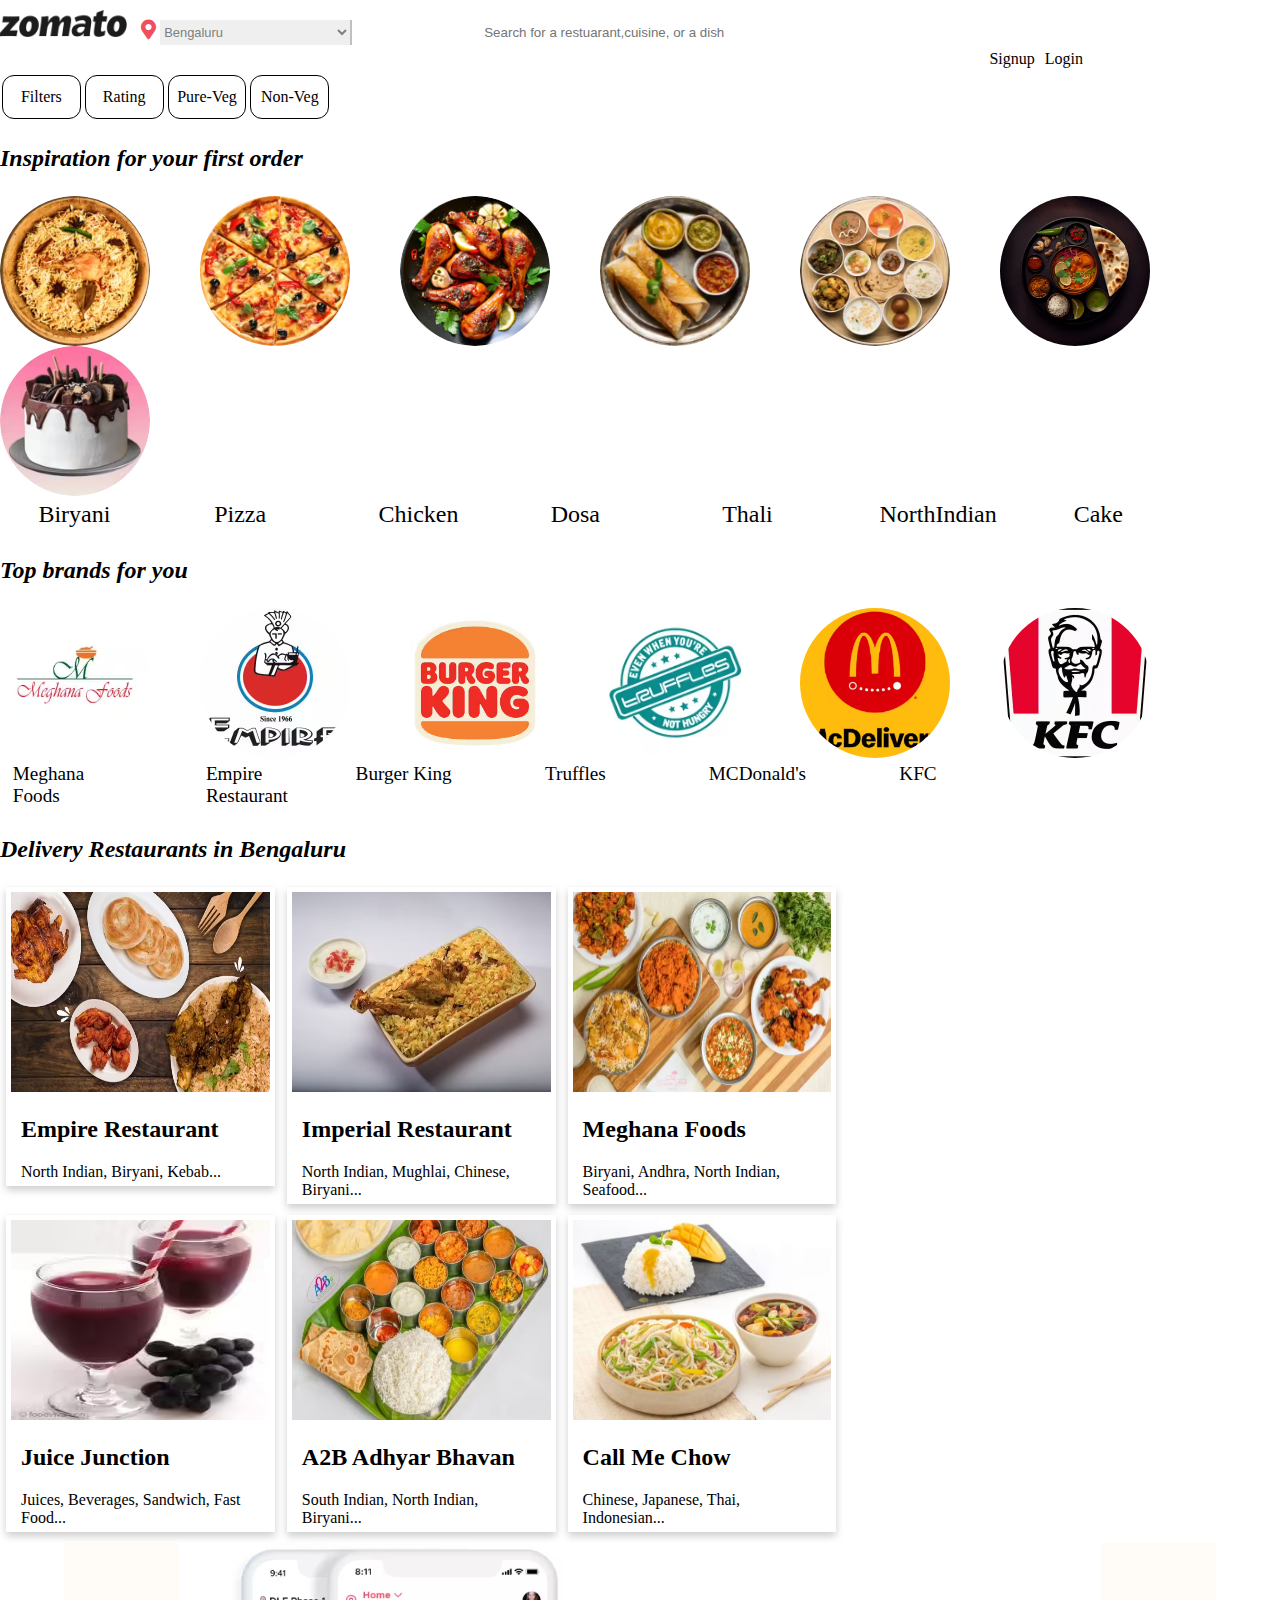
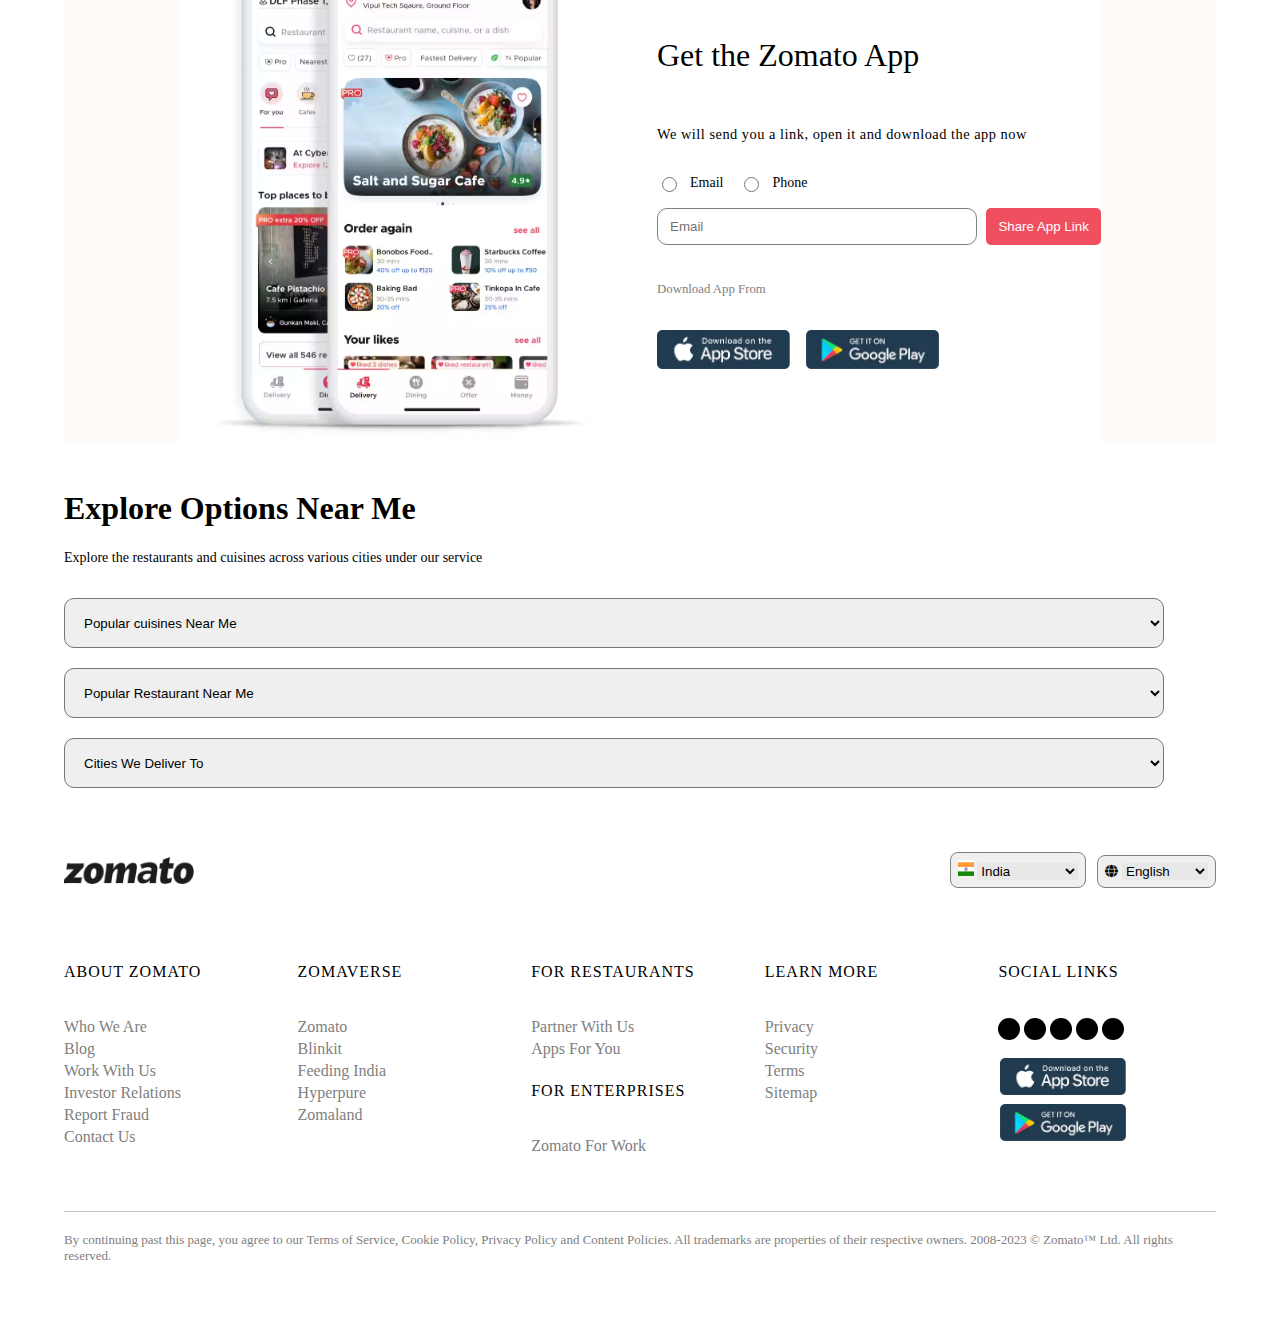
<file: index.html>
<!DOCTYPE html>
<html lang="en">
<head>
    <meta charset="UTF-8">
    <meta name="viewport" content="width=device-width, initial-scale=1.0">
    <link rel = "stylesheet" href = "z1style.css" />
    <title>Z1</title>
    <link rel="stylesheet" href="https://cdnjs.cloudflare.com/ajax/libs/font-awesome/5.15.4/css/all.min.css" />
    <link rel="stylesheet" href="https://cdnjs.cloudflare.com/ajax/libs/font-awesome/6.0.0/css/all.min.css" integrity="sha384-lM0saLsoSmKeC9YDeRf7nB15Y5z9vIoDzEPq6dIqlEpiFANB/V5B6YUrW+2RR3yd" crossorigin="anonymous">

</head>
<body style="padding-top: 10px;">
 <div>
    <img src="logo.png" alt="logo" class="image_logo">
    <i class="fas fa-map-marker-alt location-icon"></i>
    <select class="hero">
        <option >Bengaluru</option>
        <option >Mumbai</option>
        <option >Pune</option>
        <option >Delhi</option>
    </select>
    <i class="fa-solid fa-magnifying-glass" id="search_icon"></i>
    <input class="hero1" type="text" placeholder="Search for a restuarant,cuisine, or a dish" >

    <div class="logii">
    <a href="sample.html"><div class="logi">Login</div></a> 
    <a href="signup.html"><div class="logi">Signup</div></a>

</div>
</div>
<div class="icon-bar">
    <a class="active" href="#">Filters</a> 
    <a href="#">Rating</a> 
    <a href="z8.html">Pure-Veg</a> 
    <a href="Z2.html">Non-Veg</a>
    
  </div>





<p style="font-style: italic; font-weight: bolder;font-size: 150%; ">Inspiration for your first order</p>
<div class="image_container">
<a href="Z2.html"><img src="Biryani1.jpg" alt="Biryani" class="image_container1"></a>
<a href="Z3.html"><img src="Pizzaa.jpg" alt="Pizza" class="image_container1"></a>
<a href="Z2.html"><img src="Chicken.jpg" alt="Chicken" class="image_container1"></a>
<a href="z8.html"><img src="Dosa.jpg" alt="Dosa" class="image_container1"></a>
<img src="Thali.jpg" alt="Thali" class="image_container1">
<img src="Northindia.jpg" alt="Northindia" class="image_container1">
<img src="cake.jpg" alt="cake" class="image_container1">
</div>
<div class="text1">
<div class="text">Biryani</div>
<div class="text2">Pizza</div>
<div class="text3">Chicken</div>
<div class="text4">Dosa</div>
<div class="text5">Thali</div>
<div class="text6">NorthIndian</div>
<div class="text7">Cake</div>
</div>
<p style="font-style: italic;font-weight: bolder; font-size:150% ;">Top brands for you</p>
<div class="image_container">
    <a href="Z4.html"><img src="Meghana.jpg" alt="Meghana" class="image_container1"></a>
    <a href="z6.html"><img src="empire.jpg" alt="empire" class="image_container1"></a>
    <a href="z5.html"><img src="Burgerking.jpg" alt="Burger" class="image_container1"></a>
    <img src="truf.jpg" alt="truf" class="image_container1">
    <img src="mcdelivery.jpg" alt="mcdelivery" class="image_container1">
    <img src="kfcll.jpg" alt="kfcll" class="image_container1">
    
    </div>
    <div class="text1">
    <div class="text8">Meghana Foods</div>
    <div class="text9">Empire Restaurant</div>
    <div class="text10">Burger King</div>
    <div class="text11">Truffles</div>
    <div class="text12">MCDonald's</div>
    <div class="text13">KFC</div>
    </div>
    <p style="font-style: italic;font-weight: bolder; font-size:150% ;">Delivery Restaurants in Bengaluru</p>
    <div class="row">
        <div class="column">
          <div class="card">
            <a href="z6.html"> <img src="r1.jpeg.jpg" alt="Jane" height=200px width=100%></a>
            <div class="container">
              <h2>Empire Restaurant</h2>
              <div class="ftext">North Indian, Biryani, Kebab... </div>
              <!-- <p class="title"></p> -->
              <!-- <p>Some text that describes me lorem ipsum ipsum lorem.</p> -->
              <!-- <p>example@example.com</p> -->
              <!-- <p><button class="button">Contact</button></p> -->
            </div>
          </div>
        </div>
      
        <div class="column">
          <div class="card">
           <a href="z7.html"><img src="r2.jpeg.jpg" alt="Mike" height=200px width=100%></a> 
            <div class="container">
            <h2>Imperial Restaurant</h2>
              <div class="ftext">North Indian, Mughlai, Chinese, Biryani...</div>
              <!-- <p class="title">Art Director</p> -->
              <!-- <p>Some text that describes me lorem ipsum ipsum lorem.</p> -->
              <!-- <p>example@example.com</p> -->
              <!-- <p><button class="button">Contact</button></p> -->
            </div>
          </div>
        </div>
      
        <div class="column">
          <div class="card">
            <a href="Z4.html"><img src="r3.jpeg.jpg" alt="John" height=200px width=100%></a>
            <div class="container">
              <h2>Meghana Foods</h2>
              <div class="ftext">Biryani, Andhra, North Indian, Seafood...</div>
              <!-- <p class="title">Designer</p> -->
              <!-- <p>Some text that describes me lorem ipsum ipsum lorem.</p> -->
              <!-- <p>example@example.com</p> -->
              <!-- <p><button class="button">Contact</button></p> -->
            </div>
          </div>
        </div>
      </div>
      <div class="column">
          <div class="card">
            <img src="r4.jpeg.jpg" alt="Juice" height=200px width=100%>
            <div class="container">
              <h2>Juice Junction</h2>
              <div class="ftext">Juices, Beverages, Sandwich, Fast Food...</div>
              <!-- <p class="title">Art Director</p> -->
              <!-- <p>Some text that describes me lorem ipsum ipsum lorem.</p> -->
              <!-- <p>example@example.com</p> -->
              <!-- <p><button class="button">Contact</button></p> -->
            </div>
          </div>
        </div>
        <div class="column">
            <div class="card">
              <img src="r5.jpg" alt="John" height=200px width=100%>
              <div class="container">
                <h2>A2B Adhyar Bhavan</h2>
                <div class="ftext">South Indian, North Indian, Biryani...</div>
                <!-- <p class="title">Designer</p> -->
                <!-- <p>Some text that describes me lorem ipsum ipsum lorem.</p> -->
                <!-- <p>example@example.com</p> -->
                <!-- <p><button class="button">Contact</button></p> -->
              </div>
            </div>
          </div>
        </div>
        <div class="column">
            <div class="card">
              <img src="r6.jpg" alt="Juice" height=200px width=100%>
              <div class="container">
                <h2>Call Me Chow</h2>
                <div class="ftext">Chinese, Japanese, Thai, Indonesian...</div>
                <!-- <p class="title">Art Director</p> -->
                <!-- <p>Some text that describes me lorem ipsum ipsum lorem.</p> -->
                <!-- <p>example@example.com</p> -->
                <!-- <p><button class="button">Contact</button></p> -->
              </div>
            </div>
          </div>
    
<section class = "container__get_the_App">
    <div class = "semi_container">
        <div class = "semi_container__left">
            <img src = "mobileBanner.png" alt = "mobile image" />
        </div>
        <div class = "semi_container__right">
            <h1>Get the Zomato App</h1>
            <p>We will send you a link, open it and download the app now</p>
            <div class = "radio_button__container">
                <div>
                    <input type = "radio" id = "email" name = "downloadApp" />
                    <label for = "email" style = "font-size:14px;">Email</label>
                </div>
                    <div>
                    <input type = "radio" id = "phone" name = "downloadApp" />
                    <label for = "phone" style = "font-size:14px;">Phone</label>
                </div>
            </div>
            <div class = "input__container">
                <input type = "text" placeholder = "Email" />
                <button>Share App Link</button>
            </div>
            <div class = "download_app__container">
                <h5>Download App From</h5>
                <div>
                    <img src = "appleStore.png" alt = "Apple store" />
                    <img src = "playStore.png" alt = "Play store" />
                </div>
            </div>
        </div>
    </div>
</section>
<!-- this is for Explore places section -->
<section class = "explore_places__container">
    <div class = "sub_container">
        <div>
            <h1>Explore Options Near Me</h1>
            <span>Explore the restaurants and cuisines across various cities under our service</span>
        </div>
        <div class = "drop_down__container">
            <div>
                <select class = "drop_down_menu">
                    <option>Popular cuisines Near Me</option>
                    <option>Beverages food near me</option>
                    <option>Pizza food near me</option>
                    <option>Food Moments</option>
                    <option>Street food near me</option>
                </select>
            </div>
            <div>
                <select class = "drop_down_menu">
                    <option>Popular Restaurant Near Me</option>
                    <option>A2B Adhyar Bhavan</option>
                    <option>Empire Restaurant</option>
                    <option>Meghana Foods</option>
                    <option>Imperial Restaurant</option>
                </select>
            </div>
            <div>
                <select class = "drop_down_menu">
                    <option>Cities We Deliver To</option>
                    <option>Banglore</option>
                    <option>Mumbai</option>
                    <option>Pune</option>
                    <option>Delhi</option>
                </select>
            </div>
        </div>
    </div>
</section>










<!-- This is for footer section -->
<footer class = "footer__container">
    <div class = "footer_section1">
        <img src = "logo.png" alt = "zomato logo" />
        <div class = "section1__button_container">
            <button>
                <img src = "IndianFlag.png" alt = "Indian Flag" style = "width: 16px; height: 16px" />
                <select style = "border: none; background: #e8e8e8; cursor: pointer">
                    <option>India</option>
                    <option>United States</option>
                    <option>Australia</option>
                    <option>New Zealand</option>
                    <option>Spain</option>
                    <option>England</option>
                </select>
            </button>
            <button>
                <i class = "fa fa-globe"></i>
                <select style = "border: none; background: #e8e8e8; cursor: pointer">
                    <option>English</option>
                    <option>Español</option>
                    <option>Čeština</option>
                    <option>Slovenčina</option>
                    <option>Polish</option>
                    <option>Italian</option>
                </select>
            </button>
        </div>
    </div>
    <div class = "navigation_container">
        <div class = "link_container">
            <h5>About Zomato</h5>
            <div class = "link_container_anchors">
                <a href = "#">Who We Are</a>
                <a href = "#">Blog</a>
                <a href = "#">Work With Us</a>
                <a href = "#">Investor Relations</a>
                <a href = "#">Report Fraud</a>
                <a href = "#">Contact Us</a>
            </div>
        </div>
        
        <div class = "link_container">
            <h5>Zomaverse</h5>
            <div class = "link_container_anchors">
                <a href = "#">Zomato</a>
                <a href = "#">Blinkit</a>
                <a href = "#">Feeding India</a>
                <a href = "#">Hyperpure</a>
                <a href = "#">Zomaland</a>
            </div>
        </div>
        
        <div class = "link_container">
            <h5>For Restaurants</h5>
            <div class = "link_container_anchors">
                <a href = "#">Partner With Us</a>
                <a href = "#">Apps For You</a>
            </div>
            <h5 id = "enterprises">For Enterprises</h5>
            <div class = "link_container_anchors">
                <a href = "#">Zomato For Work</a>
            </div>
        </div>
        
        <div class = "link_container">
            <h5>Learn More</h5>
            <div class = "link_container_anchors">
                <a href = "#">Privacy</a>
                <a href = "#">Security</a>
                <a href = "#">Terms</a>
                <a href = "#">Sitemap</a>
            </div>
        </div>
        
        <div class = "link_container">
            <h5>Social Links</h5>
            <div class = "social_media_icon_buttons">
                <button><i class="fa-brands fa-linkedin-in"></i></button>
                <button><i class = "fa-brands fa-instagram"></i></button>
                <button><i class = "fa-brands fa-twitter"></i></button>
                <button><i class = "fa-brands fa-facebook"></i></button>
                <button><i class = "fa-brands fa-youtube"></i></button>
                <div class = "social_media_logos">
                    <img src = "appleStore.png" alt = "Apple store" />
                    <img src = "playStore.png" alt = "Play store" id = "img2"/>
                </div>
            </div>
        </div>
    </div>
    <div class = "disclaimer">
    By continuing past this page, you agree to our Terms of Service, Cookie Policy,
    Privacy Policy and Content Policies. All trademarks are properties of their respective owners.
    2008-2023 © Zomato™ Ltd. All rights reserved.
    </div>
</footer>
</body>
</html>
</file>
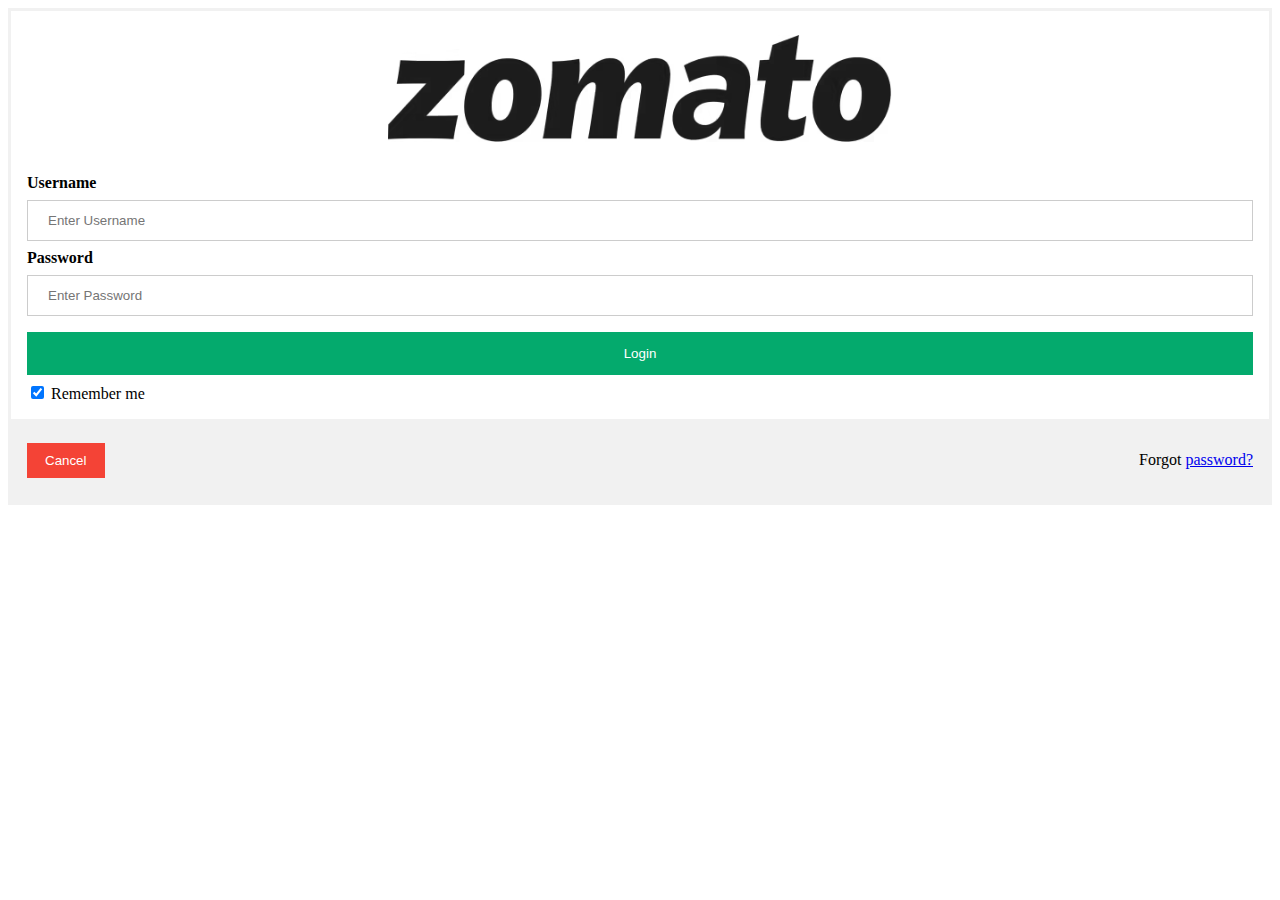
<file: sample.html>
<!DOCTYPE html>
<html lang="en">
<head>
    <meta charset="UTF-8">
    <meta name="viewport" content="width=device-width, initial-scale=1.0">
    <style>
        /* Bordered form */
form {
  border: 3px solid #f1f1f1;
}

/* Full-width inputs */
input[type=text], input[type=password] {
  width: 100%;
  padding: 12px 20px;
  margin: 8px 0;
  display: inline-block;
  border: 1px solid #ccc;
  box-sizing: border-box;
}

/* Set a style for all buttons */
button {
  background-color: #04AA6D;
  color: white;
  padding: 14px 20px;
  margin: 8px 0;
  border: none;
  cursor: pointer;
  width: 100%;
}

/* Add a hover effect for buttons */
button:hover {
  opacity: 0.8;
}

/* Extra style for the cancel button (red) */
.cancelbtn {
  width: auto;
  padding: 10px 18px;
  background-color: #f44336;
}

/* Center the avatar image inside this container */
.imgcontainer {
  text-align: center;
  margin: 24px 0 12px 0;
}

/* Avatar image */
img.avatar {
  width: 40%;
  
}

/* Add padding to containers */
.container {
  padding: 16px;
}

/* The "Forgot password" text */
span.psw {
  float: right;
  padding-top: 16px;
}
.animate {
  -webkit-animation: animatezoom 0.6s;
  animation: animatezoom 0.6s
}

@-webkit-keyframes animatezoom {
  from {-webkit-transform: scale(0)} 
  to {-webkit-transform: scale(1)}
}
  
@keyframes animatezoom {
  from {transform: scale(0)} 
  to {transform: scale(1)}
}

/* Change styles for span and cancel button on extra small screens */
@media screen and (max-width: 300px) {
  span.psw {
    display: block;
    float: none;
  }
  .cancelbtn {
    width: 100%;
  }
}
    </style>
</head>
<body>
    <form action="action_page.php" method="post">
        <div class="imgcontainer">
          <img src="logo.png" alt="Avatar" class="avatar">
        </div>
      
        <div class="container">
          <label for="uname"><b>Username</b></label>
          <input type="text" placeholder="Enter Username" name="uname" required>
      
          <label for="psw"><b>Password</b></label>
          <input type="password" placeholder="Enter Password" name="psw" required>
      
          <button type="submit">Login</button>
          <label>
            <input type="checkbox" checked="checked" name="remember"> Remember me
          </label>
        </div>
      
        <div class="container" style="background-color:#f1f1f1">
          <button type="button" class="cancelbtn">Cancel</button>
          <span class="psw">Forgot <a href="#">password?</a></span>
        </div>
      </form>
</body>
</html>
</file>
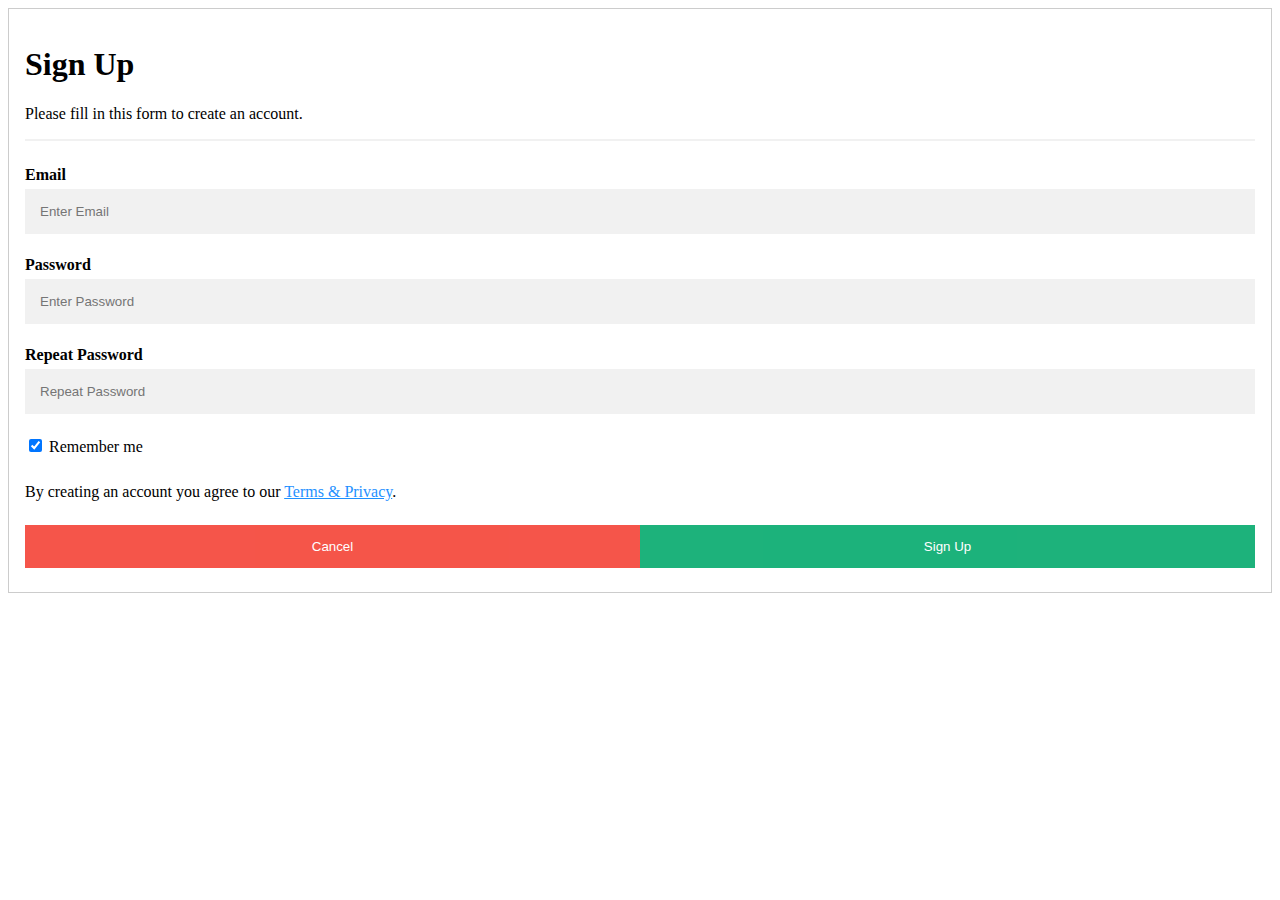
<file: signup.html>
<!DOCTYPE html>
<html lang="en">
<head>
    <meta charset="UTF-8">
    <meta name="viewport" content="width=device-width, initial-scale=1.0">
    <title>Signup</title>
    <style>
        * {box-sizing: border-box}

/* Full-width input fields */
  input[type=text], input[type=password] {
  width: 100%;
  padding: 15px;
  margin: 5px 0 22px 0;
  display: inline-block;
  border: none;
  background: #f1f1f1;
}

input[type=text]:focus, input[type=password]:focus {
  background-color: #ddd;
  outline: none;
}

hr {
  border: 1px solid #f1f1f1;
  margin-bottom: 25px;
}

/* Set a style for all buttons */
button {
  background-color: #04AA6D;
  color: white;
  padding: 14px 20px;
  margin: 8px 0;
  border: none;
  cursor: pointer;
  width: 100%;
  opacity: 0.9;
}

button:hover {
  opacity:1;
}

/* Extra styles for the cancel button */
.cancelbtn {
  padding: 14px 20px;
  background-color: #f44336;
}

/* Float cancel and signup buttons and add an equal width */
.cancelbtn, .signupbtn {
  float: left;
  width: 50%;
}

/* Add padding to container elements */
.container {
  padding: 16px;
}

/* Clear floats */
.clearfix::after {
  content: "";
  clear: both;
  display: table;
}

/* Change styles for cancel button and signup button on extra small screens */
@media screen and (max-width: 300px) {
  .cancelbtn, .signupbtn {
    width: 100%;
  }
}
    </style>
</head>
<body>
    <form action="action_page.php" style="border:1px solid #ccc">
        <div class="container">
          <h1>Sign Up</h1>
          <p>Please fill in this form to create an account.</p>
          <hr>
      
          <label for="email"><b>Email</b></label>
          <input type="text" placeholder="Enter Email" name="email" required>
      
          <label for="psw"><b>Password</b></label>
          <input type="password" placeholder="Enter Password" name="psw" required>
      
          <label for="psw-repeat"><b>Repeat Password</b></label>
          <input type="password" placeholder="Repeat Password" name="psw-repeat" required>
      
          <label>
            <input type="checkbox" checked="checked" name="remember" style="margin-bottom:15px"> Remember me
          </label>
      
          <p>By creating an account you agree to our <a href="#" style="color:dodgerblue">Terms & Privacy</a>.</p>
      
          <div class="clearfix">
            <button type="button" class="cancelbtn">Cancel</button>
            <button type="submit" class="signupbtn">Sign Up</button>
          </div>
        </div>
      </form>
</body>
</html>
</file>
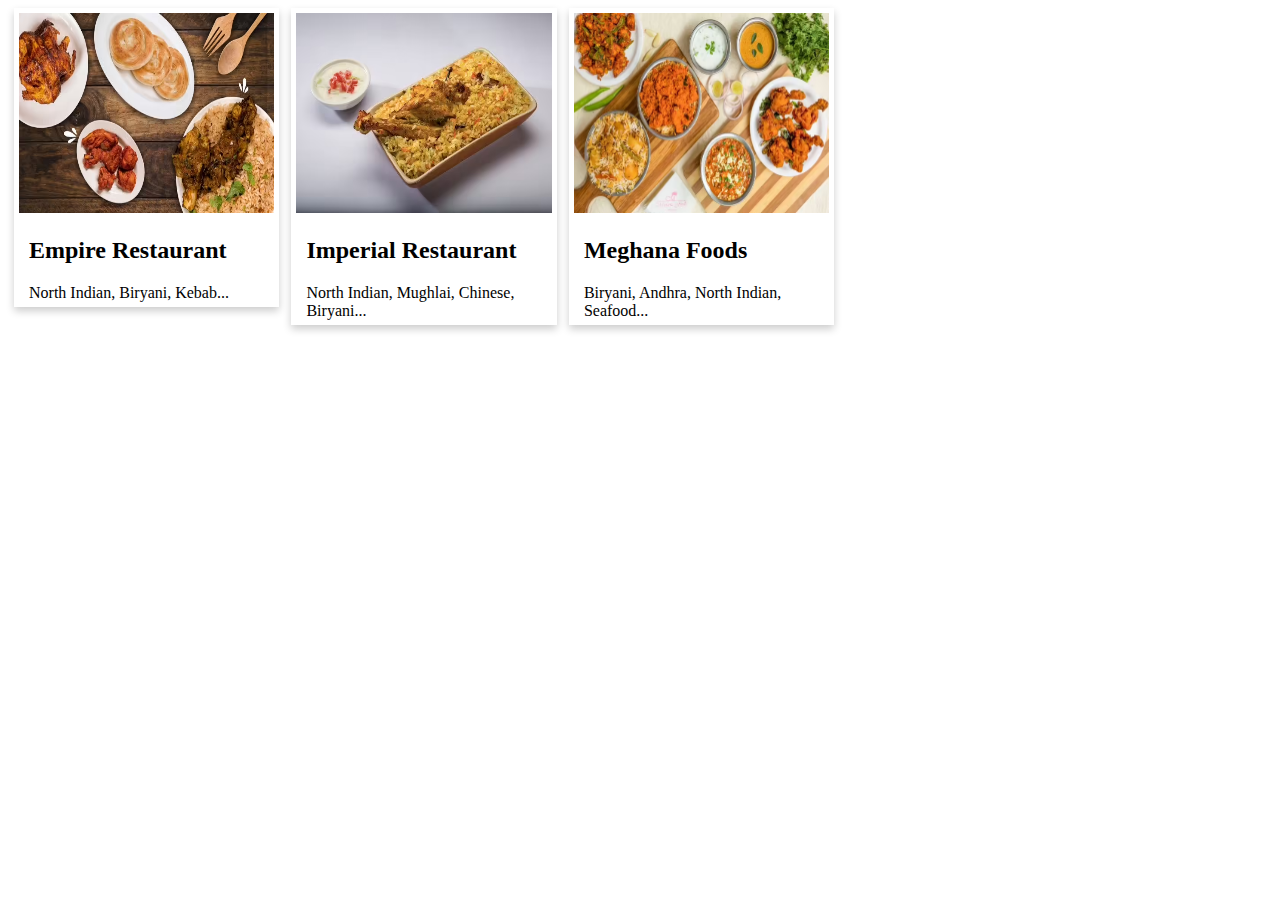
<file: Z2.html>
<!DOCTYPE html>
<html lang="en">
<head>
    <meta charset="UTF-8">
    <meta name="viewport" content="width=device-width, initial-scale=1.0">
    <link rel = "stylesheet" href = "Z2style.css" />
    <title>Z2</title>

</head>
<body>
    <div class="row">
        <div class="column">
          <div class="card">
            <a href="file:///C:/HTML/z6.html"><img src="r1.jpeg.jpg" alt="Jane" height=200px width=100%></a>
            <div class="container">
              <h2>Empire Restaurant</h2>
              <div class="ftext">North Indian, Biryani, Kebab... </div>
              <!-- <p class="title"></p> -->
              <!-- <p>Some text that describes me lorem ipsum ipsum lorem.</p> -->
              <!-- <p>example@example.com</p> -->
              <!-- <p><button class="button">Contact</button></p> -->
            </div>
          </div>
        </div>
      
        <div class="column">
          <div class="card">
           <a href="file:///C:/HTML/z7.html"> <img src="r2.jpeg.jpg" alt="Mike" height=200px width=100%></a>
            <div class="container">
              <h2>Imperial Restaurant</h2>
              <div class="ftext">North Indian, Mughlai, Chinese, Biryani...</div>
              <!-- <p class="title">Art Director</p> -->
              <!-- <p>Some text that describes me lorem ipsum ipsum lorem.</p> -->
              <!-- <p>example@example.com</p> -->
              <!-- <p><button class="button">Contact</button></p> -->
            </div>
          </div>
        </div>
      
        <div class="column">
          <div class="card">
           <a href="file:///C:/HTML/Z4.html"></a> <img src="r3.jpeg.jpg" alt="John" height=200px width=100%></a>
            <div class="container">
              <h2>Meghana Foods</h2>
              <div class="ftext">Biryani, Andhra, North Indian, Seafood...</div>
              <!-- <p class="title">Designer</p> -->
              <!-- <p>Some text that describes me lorem ipsum ipsum lorem.</p> -->
              <!-- <p>example@example.com</p> -->
              <!-- <p><button class="button">Contact</button></p> -->
            </div>
          </div>
        </div>
      </div>
</body>
</html>
</file>
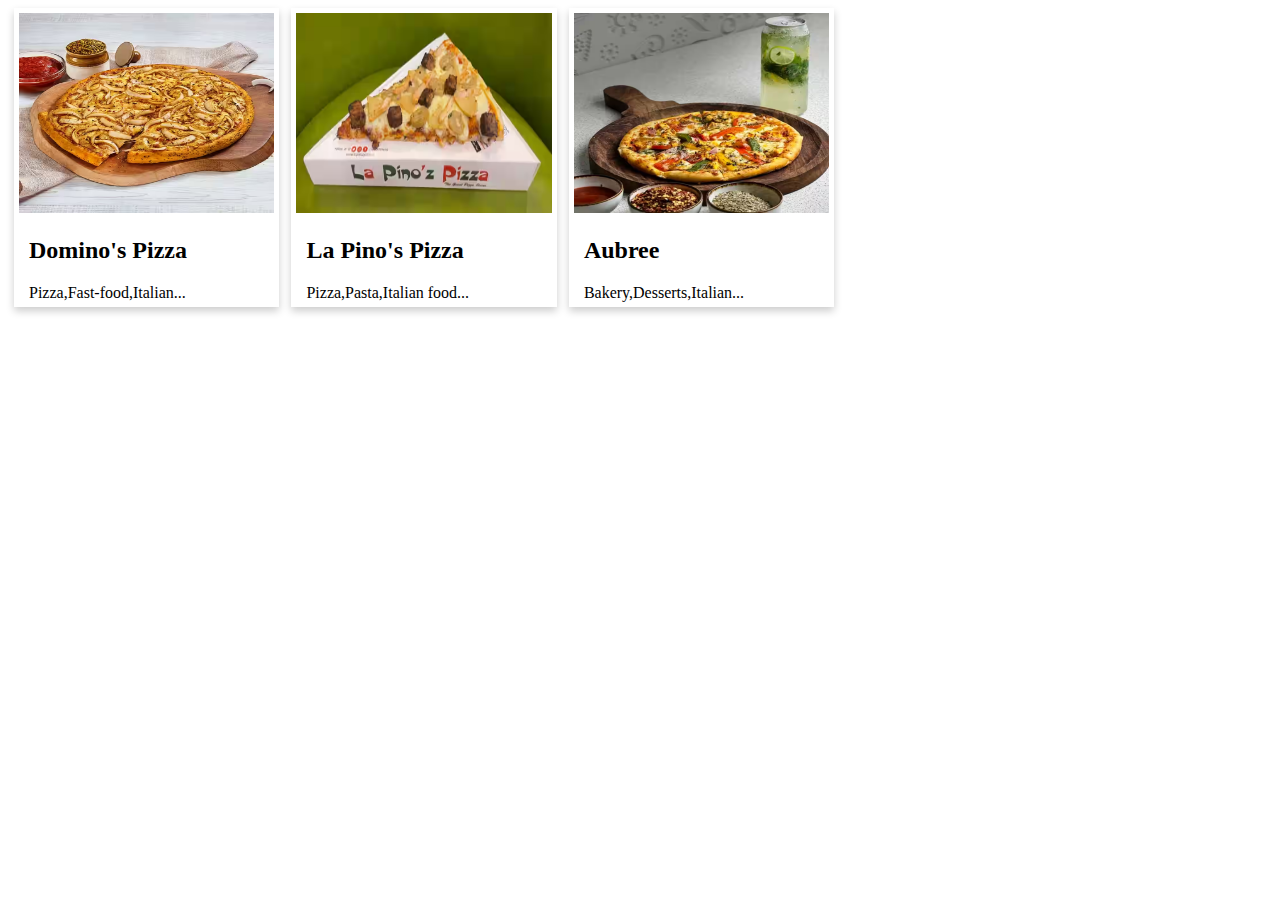
<file: Z3.html>
<!DOCTYPE html>
<html lang="en">
<head>
    <meta charset="UTF-8">
    <meta name="viewport" content="width=device-width, initial-scale=1.0">
    <link rel = "stylesheet" href = "Z2style.css" />
    <title>Z3</title>
</head>
<body>
    <div class="row">
        <div class="column">
          <div class="card">
            <img src="pi1.jpg" alt="Jane" height=200px width=100%>
            <div class="container">
              <h2>Domino's Pizza</h2>
              <div class="ftext">Pizza,Fast-food,Italian... </div>
              <!-- <p class="title"></p> -->
              <!-- <p>Some text that describes me lorem ipsum ipsum lorem.</p> -->
              <!-- <p>example@example.com</p> -->
              <!-- <p><button class="button">Contact</button></p> -->
            </div>
          </div>
        </div>
      
        <div class="column">
          <div class="card">
            <img src="pi2.jpg" alt="Mike" height=200px width=100%>
            <div class="container">
              <h2>La Pino's Pizza</h2>
              <div class="ftext">Pizza,Pasta,Italian food...</div>
              <!-- <p class="title">Art Director</p> -->
              <!-- <p>Some text that describes me lorem ipsum ipsum lorem.</p> -->
              <!-- <p>example@example.com</p> -->
              <!-- <p><button class="button">Contact</button></p> -->
            </div>
          </div>
        </div>
      
        <div class="column">
          <div class="card">
            <img src="pi3.jpg" alt="John" height=200px width=100%>
            <div class="container">
              <h2>Aubree</h2>
              <div class="ftext">Bakery,Desserts,Italian...</div>
              <!-- <p class="title">Designer</p> -->
              <!-- <p>Some text that describes me lorem ipsum ipsum lorem.</p> -->
              <!-- <p>example@example.com</p> -->
              <!-- <p><button class="button">Contact</button></p> -->
            </div>
          </div>
        </div>
      </div>
</body>
</html>
</file>
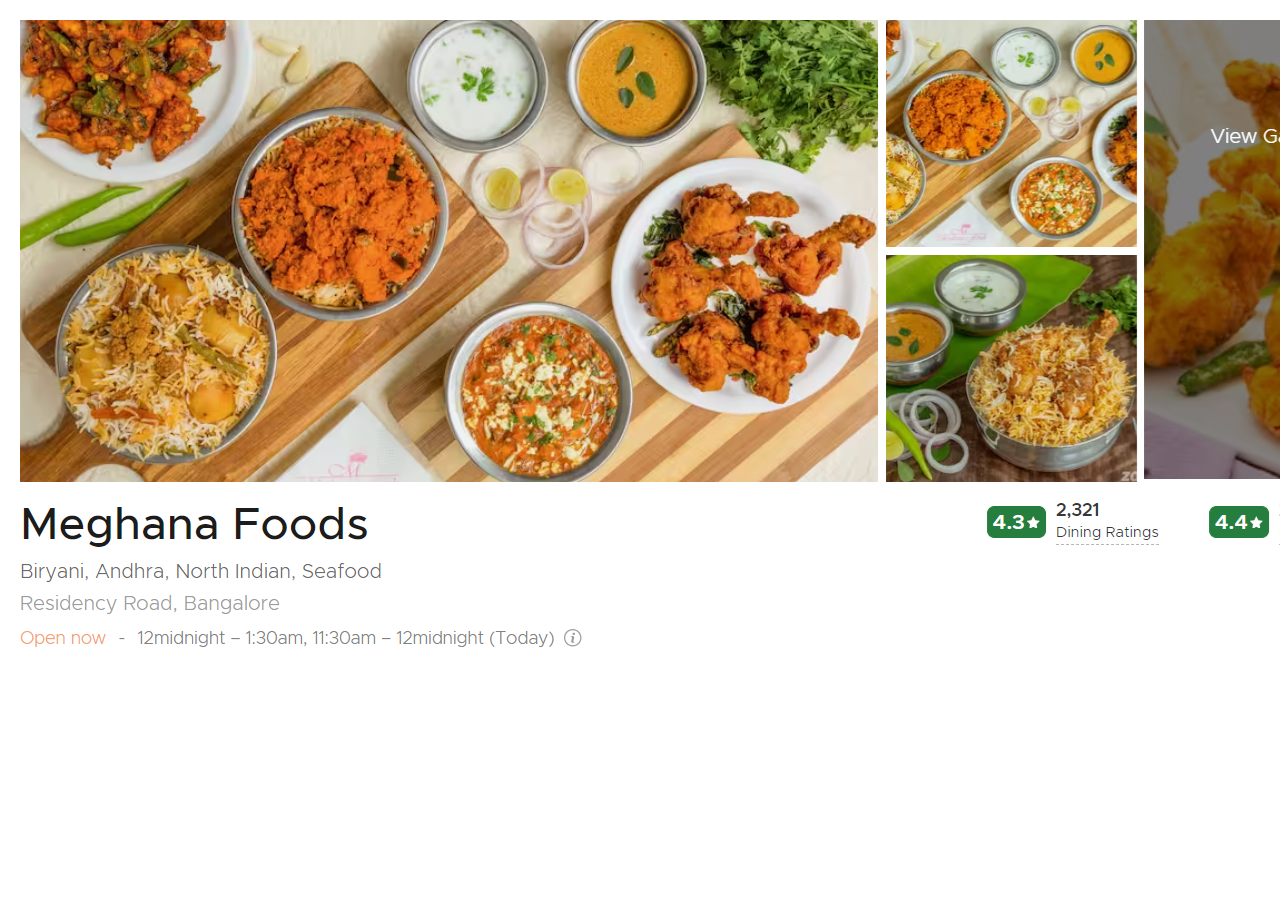
<file: Z4.html>
<!DOCTYPE html>
<html lang="en">
<head>
    <meta charset="UTF-8">
    <meta name="viewport" content="width=device-width, initial-scale=1.0">
    
    <title>Z4</title>
</head>
<body>
   <img src="Screenshot (6).png" alt="" >
</body>
</html>
</file>
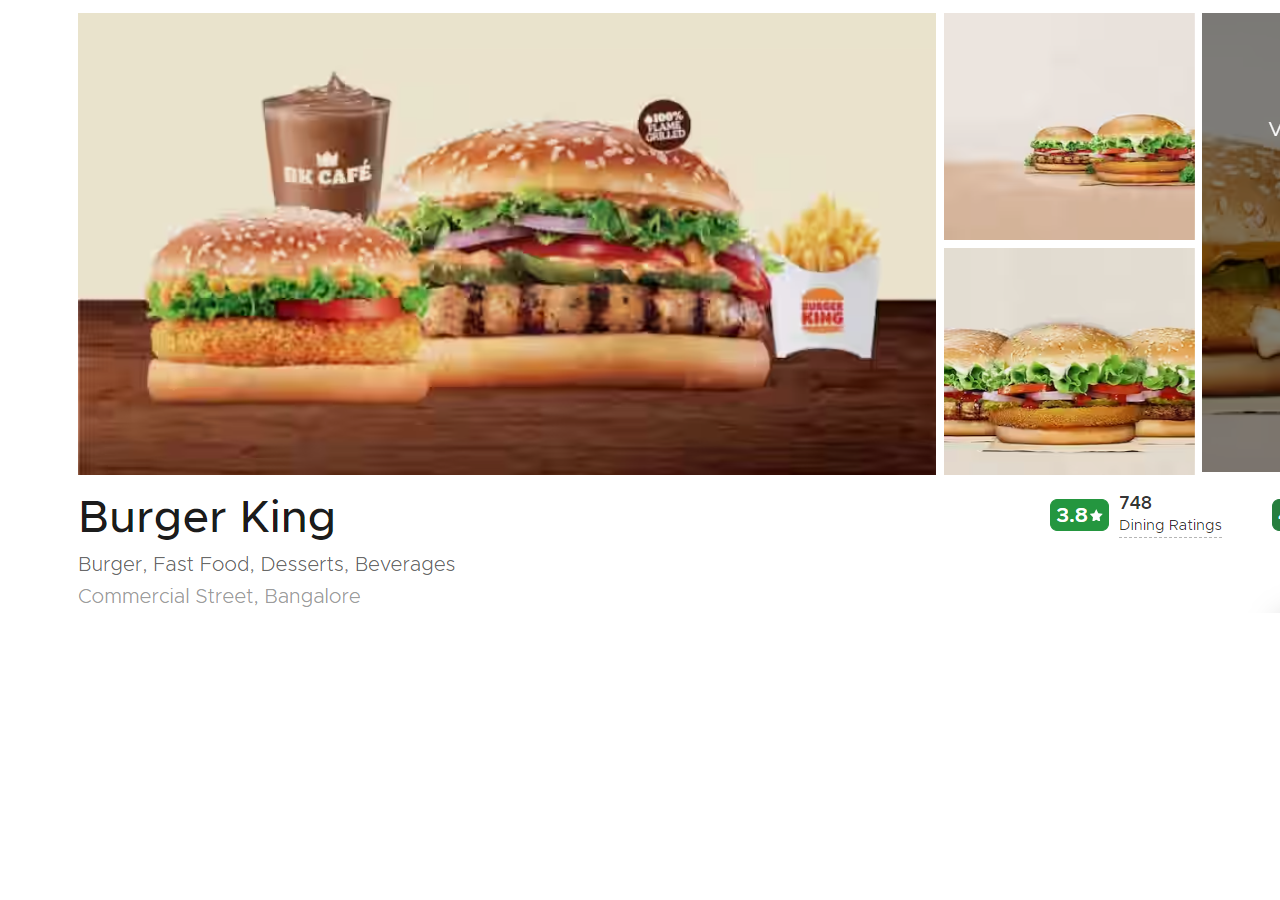
<file: z5.html>
<!DOCTYPE html>
<html lang="en">
<head>
    <meta charset="UTF-8">
    <meta name="viewport" content="width=device-width, initial-scale=1.0">
    <title>z5</title>
</head>
<body>
  <img src="Screenshot (5).png" alt="" >
</body>
</html>
</file>
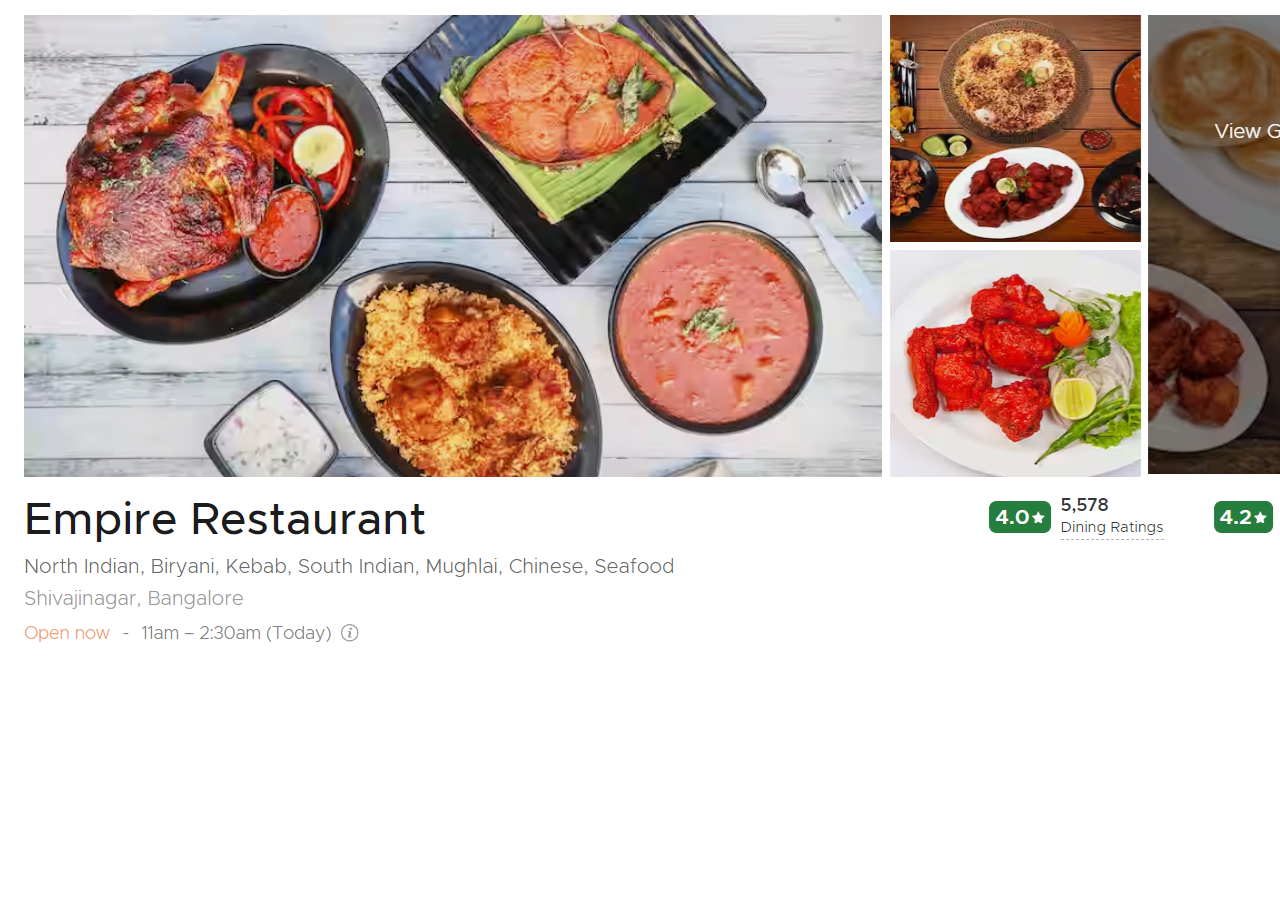
<file: z6.html>
<!DOCTYPE html>
<html lang="en">
<head>
    <meta charset="UTF-8">
    <meta name="viewport" content="width=device-width, initial-scale=1.0">
    <title>z6</title>
</head>
<body>
    <img src="Screenshot (7).png" alt="" >
</body>
</html>
</file>
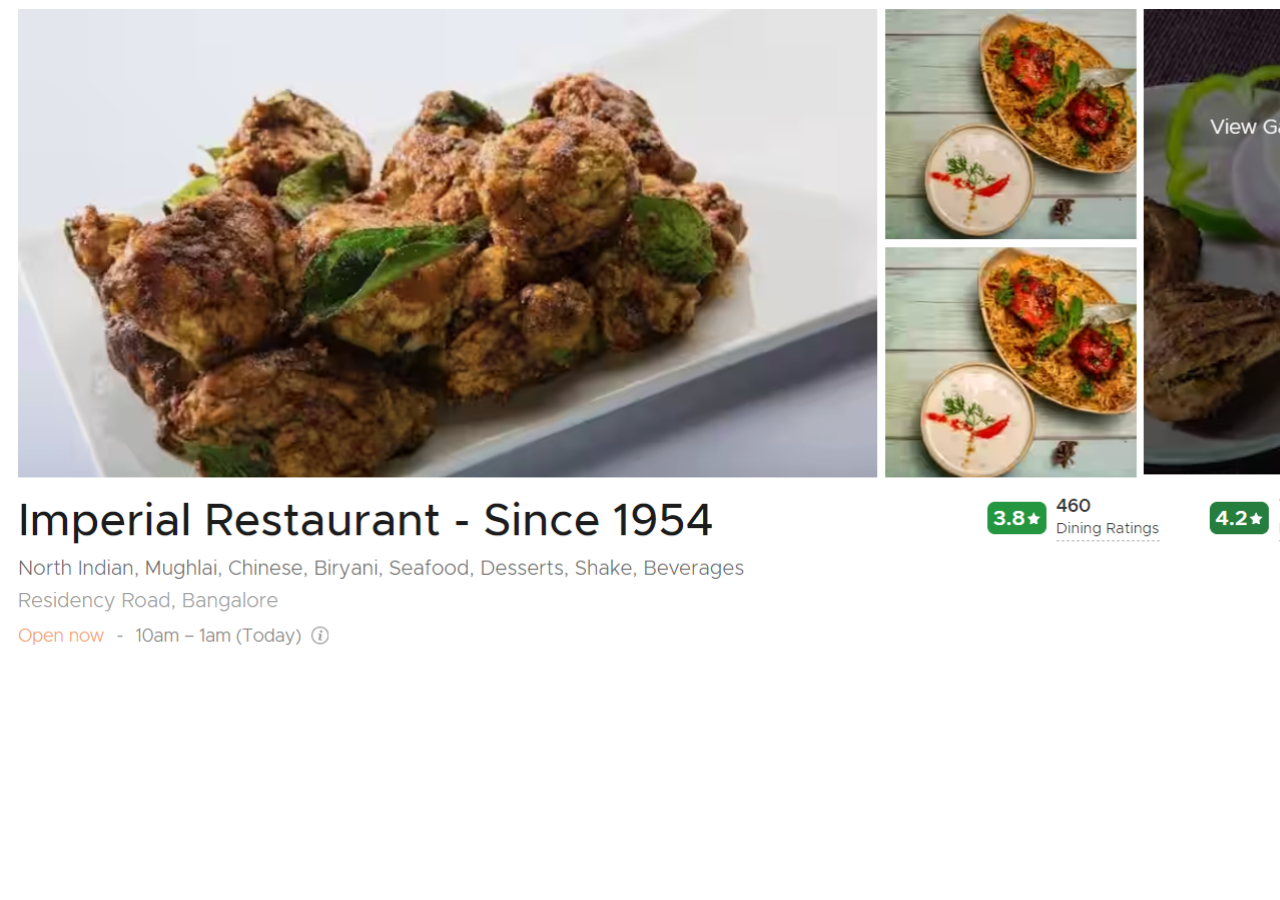
<file: z7.html>
<!DOCTYPE html>
<html lang="en">
<head>
    <meta charset="UTF-8">
    <meta name="viewport" content="width=device-width, initial-scale=1.0">
    <title>z7</title>
</head>
<body>
    <img src="Screenshot (8).png" alt="" >
</body>
</html>
</file>
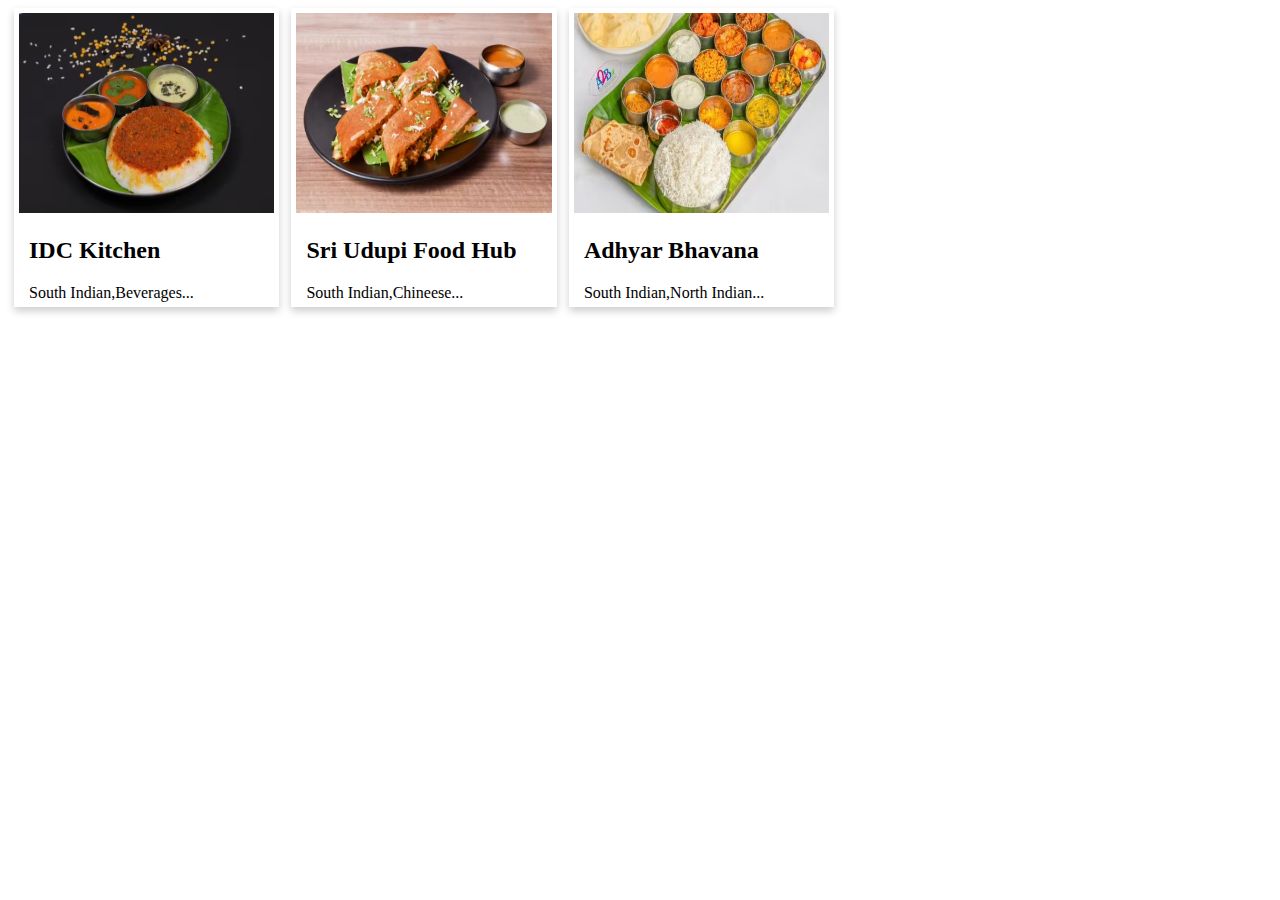
<file: z8.html>
<!DOCTYPE html>
<html lang="en">
<head>
    <meta charset="UTF-8">
    <meta name="viewport" content="width=device-width, initial-scale=1.0">
    <link rel = "stylesheet" href = "Z2style.css" />
    <title>Z3</title>
</head>
<body>
    <div class="row">
        <div class="column">
          <div class="card">
            <img src="idc.jpg" alt="Jane" height=200px width=100%>
            <div class="container">
              <h2>IDC Kitchen</h2>
              <div class="ftext">South Indian,Beverages... </div>
              <!-- <p class="title"></p> -->
              <!-- <p>Some text that describes me lorem ipsum ipsum lorem.</p> -->
              <!-- <p>example@example.com</p> -->
              <!-- <p><button class="button">Contact</button></p> -->
            </div>
          </div>
        </div>
      
        <div class="column">
          <div class="card">
            <img src="udupi.jpg" alt="Mike" height=200px width=100%>
            <div class="container">
              <h2>Sri Udupi Food Hub</h2>
              <div class="ftext">South Indian,Chineese...</div>
              <!-- <p class="title">Art Director</p> -->
              <!-- <p>Some text that describes me lorem ipsum ipsum lorem.</p> -->
              <!-- <p>example@example.com</p> -->
              <!-- <p><button class="button">Contact</button></p> -->
            </div>
          </div>
        </div>
      
        <div class="column">
          <div class="card">
            <img src="r5.jpg" alt="John" height=200px width=100%>
            <div class="container">
              <h2>Adhyar Bhavana</h2>
              <div class="ftext">South Indian,North Indian...</div>
              <!-- <p class="title">Designer</p> -->
              <!-- <p>Some text that describes me lorem ipsum ipsum lorem.</p> -->
              <!-- <p>example@example.com</p> -->
              <!-- <p><button class="button">Contact</button></p> -->
            </div>
          </div>
        </div>
      </div>
</body>
</html>
</file>
<file: z1style.css>
.image_logo{
	height: 27px;
	width: 127px;
}
.location-icon {
	padding-left: 0.8%;
	font-size: 20px; /* Adjust size as needed */
	color: rgb(239,79,95);; /* Adjust color as needed */
}
.hero,.hero1{
	border: none;
	padding-top: 4px;
	padding-bottom: 4px;
}
.hero{
	width: 15%;
	border-right: 2px solid #C0C0C0;
	color: gray;
	font-size: 12.9px;
}
.hero1{
	width: 35%;
	padding-left: 10%;
}

.logi{
	font-style: normal;
	font-weight: lighter;
	float: right;
	margin: 5px;
	color: #000;
}
.logii{
	overflow: hidden;
	padding-right: 15%;


}
body {margin:0;}

.icon-bar {
  width: 30%;

  overflow: auto;
}

.icon-bar a {
  float: left;
  width: 20%;
  text-align: center;
  padding: 12px 0;
  transition: all 0.3s ease;
  color: black;
  font-size: 16px;
  text-decoration: none;
  border: 1.5px solid black;
  border-radius: 12px;
  margin: 2px;
}

.icon-bar a:hover {
  background-color: grey;
}

.active {
  background-color: white;
}

/* Inspiratat*/
.image_container{
	overflow: hidden;
}
.text1{
	
	display: flex;
	justify-content: space-between;
}
.text {
	
	bottom: 0;
	left: 0;
	width: 100%;
	font-size: 150%;
	color: black; /* Text color */
	padding: 5px; /* Adjust padding as needed */
	box-sizing: border-box;
	padding-left: 3%;
	float: left;
	margin-right: 10px;
}
.text2 {
	
	bottom: 0;
	left: 0;
	width: 100%;
	font-size: 150%;
	color: black; /* Text color */
	padding: 5px; /* Adjust padding as needed */
	box-sizing: border-box;
	padding-left: 2%;
	float: left;
	margin-right: 10px;
}
.text3 {
	
	bottom: 0;
	left: 0;
	width: 100%;
	font-size: 150%;
	color: black; /* Text color */
	padding: 5px; /* Adjust padding as needed */
	box-sizing: border-box;
	padding-left: 1%;
	float: left;
	margin-right: 10px;
}
.text4 {
	
	bottom: 0;
	left: 0;
	width: 100%;
	font-size: 150%;
	color: black; /* Text color */
	padding: 5px; /* Adjust padding as needed */
	box-sizing: border-box;
	padding-left: 1.5%;
	float: left;
	margin-right: 10px;
}
.text5 {
	
	bottom: 0;
	left: 0;
	width: 100%;
	font-size: 150%;
	color: black; /* Text color */
	padding: 5px; /* Adjust padding as needed */
	box-sizing: border-box;
	padding-left: 1.5%;
	float: left;
	margin-right: 10px;
}
.text6 {
	
	bottom: 0;
	left: 0;
	width: 100%;
	font-size: 150%;
	color: black; /* Text color */
	padding: 5px; /* Adjust padding as needed */
	box-sizing: border-box;
	padding-right: 3.5%;
	float: left;
	margin-right: 10px;
}
.text7 {
	
	bottom: 0;
	left: 0;
	width: 100%;
	font-size: 150%;
	color: black; /* Text color */
	padding: 5px; /* Adjust padding as needed */
	box-sizing: border-box;
	padding-right: 5%;
	float: left;
	margin-right: 10px;
}
.text8 {
	
	bottom: 0;
	left: 0;
	width: 100%;
	font-size: 120%;
	color: black; /* Text color */
	padding: 5px; /* Adjust padding as needed */
	box-sizing: border-box;
	padding-left: 1%;
	padding-right: 1%;
	float: left;
	margin-right: 10px;
}
.text9 {
	
	bottom: 0;
	left: 0;
	width: 100%;
	font-size: 120%;
	color: black; /* Text color */
	padding: 5px; /* Adjust padding as needed */
	box-sizing: border-box;
	padding-left: 4.1%;
	padding-right: 1%;
	float: left;
	margin-right: 10px;
}
.text10 {
	
	bottom: 0;
	left: 0;
	width: 100%;
	font-size: 120%;
	color: black; /* Text color */
	padding: 5px; /* Adjust padding as needed */
	box-sizing: border-box;
	padding-left: 1%;
	padding-right: 3%;
	float: left;
	margin-right: 10px;
}
.text11 {
	
	bottom: 0;
	left: 0;
	width: 100%;
	font-size: 120%;
	color: black; /* Text color */
	padding: 5px; /* Adjust padding as needed */
	box-sizing: border-box;
	padding-left: 2%;
	padding-right: 2%;
	float: left;
	margin-right: 10px;
}
.text12 {
	
	bottom: 0;
	left: 0;
	width: 100%;
	font-size: 120%;
	color: black; /* Text color */
	padding: 5px; /* Adjust padding as needed */
	box-sizing: border-box;
	padding-left: 1%;
	padding-right: 1%;
	float: left;
	margin-right: 10px;
}
.text13 {
	
	bottom: 0;
	left: 0;
	width: 100%;
	font-size: 120%;
	color: black; /* Text color */
	padding: 5px; /* Adjust padding as needed */
	box-sizing: border-box;
	padding-left: 3.9%;
	padding-right: 22%;
	float: left;
	margin-right: 10px;
}

.image_container1{
	height: 150px;
	width: 150px;
	border-radius: 50%;
	float: left;
	margin-right: 50px;
}


.column {
	float: left;
	width: 21%;
	margin-bottom: 11px;
	padding: 0 6px;
  }
  
  <!-- /* Display the columns below each other instead of side by side on small screens */ -->
  @media screen and (max-width:300px) {
	.column {
	  width: 100%;
	  display: block;
	}
  }
  
  <!-- /* Add some shadows to create a card effect */ -->
  .card {
	box-shadow: 0 4px 8px 0 rgba(0, 0, 0, 0.2);
	padding: 5px;
  }
  
  <!-- /* Some left and right padding inside the container */ -->
  .container {
	padding: 0 10px;
  }
  
  <!-- /* Clear floats */ -->
  .container::after, .row::after {
	content: "";
	clear: both;
	display: table;
  }
  .column:hover{
	transition: all 0.3s ease;
	transform: scale(1.08);
	border: none
	cursor: pointer;
	box-shadow: 0 0 15px 5px #A0A0A0;
}
  
  .title {
	color: grey;
  }
  
  .button {
	border: none;
	outline: 0;
	display: inline-block;
	padding: 8px;
	color: white;
	background-color: #000;
	text-align: center;
	cursor: pointer;
	width: 100%;
  }
  
  .button:hover {
	background-color: #555;
  }
  .ftext{
	font-size: 100%;
	font-weight: lighter;
	
  }



.container__get_the_App{
	display: flex;
	justify-content: center;
	align-items: center;
	background: rgb(255,251,247);
	width: 90%;
	margin: 3rem auto;
}

.semi_container{
	width: 80%;
	display: flex;
	flex-wrap: wrap;
	gap: 1.5rem;
	justify-content: center;
	align-items: center;
	background: white;
}

.semi_container__left{
	flex: 1.5;
}

.semi_container__left img{
	width: 100%;
	object-fit: cover;
	object-position: center;
}

.semi_container__right{
	flex: 3;
	height: 100%;
	display: flex;
	flex-direction: column;
	gap: 1rem;
	margin-left: 10px;
}

.semi_container__right h1{
	font-size: 2rem;
	font-weight: 500;
}

.semi_container__right p{
	font-size: 0.9rem;
	letter-spacing: 0.5px;
	font-weight: 500;
}

.semi_container__right .radio_button__container{
	display: flex;
	align-items: center;
	gap: 1rem;
}

.semi_container__right .radio_button__container div{
	display: flex;
	align-items: center;
	justify-content: center;
	gap: 10px;
}

.semi_container__right .radio_button__container div input{
	height: 15px;
	width: 15px;
	accent-color: rgb(239,79,95);  
}

.input__container{
	display: flex;
	gap: 0.6rem;
	flex-wrap: wrap;
}

.input__container button, .input__container input{
	padding: 10px 12px;
}

.input__container input{
	flex: auto;
	border: 1.5px solid gray;
	border-radius: 10px;
	outline: none;
}

.input__container button{
	border: none;
	border-radius: 5px;
	color: white;
	background: rgb(239,79,95); 
	cursor: pointer;
}

.input__container button:hover{
	background: red;
}

.download_app__container{
	display: flex;
	flex-direction: column;
	gap: 0.7rem;
}

.download_app__container h5{
	font-weight: 450;
	font-size: 0.8rem;
	color: gray;
}

.download_app__container div{
	display: flex;
	gap: 1rem;
}

.download_app__container div img{
	cursor: pointer;
	width: 30%;
}

/* Media Queries for get App section */

@media only screen and (max-width: 1300px){
    .container__get_the_App .semi_container .semi_container__left,
    .container__get_the_App .semi_container .semi_container__right{
        flex: 1;
    }

    .container__get_the_App .semi_container{
        width: 80%;
    }
}

@media only screen and (max-width: 900px){
    .container__get_the_App{
        padding: 2rem 0;
    }
    .container__get_the_App .semi_container{
        width: 95%;
        flex-direction: column;
    }
	.container__get_the_App .semi_container .semi_container__left img{
		height: 300px;
	}
}

/* This is for Explore places section */

.explore_places__container{
	width: 90%;
	margin: 3rem auto;
}

.explore_places__container .sub_container{
	width: 90%;
}

.explore_places__container .sub_container div h1{
	font-weight: 600;
}

.explore_places__container .sub_container div span{
	font-size: 14px;
}

.drop_down__container{
	display: flex;
	flex-direction: column;
	gap: 20px;
	margin: 2rem auto;
}

.drop_down_menu{
	height: 50px;
	width: 1100px;
	border-radius: 10px;
	padding: 15px;
}

/* Media Queries for explore section */

@media only screen and (max-width: 900px){
	.drop_down_menu{
		width: 600px;
	}
}

@media only screen and (max-width: 685px){
	.drop_down_menu{
		width: 400px;
	}
}

/* This is for the footer section */

.footer__container{
	width: 90%;
	margin: 4rem auto;
}

.footer_section1{
	display: flex;
	flex-wrap: wrap;
	align-items: center;
	justify-content: space-between;
	margin: auto;
	width: 70;
}

.footer_section1 img{
	width: 130px;
}

.section1__button_container button{
	padding: 7px;
	border: 1px solid gray;
	border-radius: 8px;
	cursor: pointer;
}

.section1__button_container button:nth-child(2){
	margin-left: 7px;
}

.navigation_container{
	display: grid;
	grid-template-columns : repeat(5, 1fr);
	margin: auto;
	gap: 1rem;
	padding: 3rem 0;
}

.link_container{
	display: flex;
	flex-direction: column;
	gap: 10px;
}

.link_container h5{
	font-size: 16px;
	font-weight: 500;
	text-transform: uppercase;
	letter-spacing: 1px;
}

.link_container_anchors a{
	display: flex;
	flex-direction: column;
	text-decoration: none;
	text-transform: none;
	color: gray;
	gap: 5px;
	font-weight: 400;
	margin-bottom: 4px;
}

.link_container_anchors a:hover{
	color: black;
}

.link_container h5[id=enterprises]{
	margin-top: 10px;
	letter-spacing: 1px;
}

.social_media_logos{
	margin: 18px 30px;	
}

.social_media_logos img{
	width: 80%;
    margin-left: -28px;
	cursor: pointer;
}

.social_media_logos img[id=img2]{
	margin-top: 5px;
}

.social_media_icon_buttons button{
	background: black;
	border: none;
	border-radius: 50%;
	height: 22px;
	width: 22px;
	cursor: pointer;
	color: white;
}

.social_media_icon_buttons button i{
	display: flex;
	font-size: 13px;
	justify-content: center;
	align-items: center;
}

.disclaimer{
	font-size: 13px;
    color: gray;
    margin-top: auto;
	border-top: 1px solid #C0C0C0;
	padding-top: 20px;
}

/* Media queries for footer section */

@media only screen and (max-width: 900px){
    .navigation_container{
		grid-template-columns: repeat(3, 1fr);
    }
}

@media only screen and (max-width: 500px){
    .navigation_container{
		grid-template-columns: repeat(2, 1fr);
    }
}

@media only screen and (max-width: 320px){
    .navigation_container{
		grid-template-columns: repeat(1, 1fr);
    }
}
</file>
<file: Z2style.css>
.column {
	float: left;
	width: 21%;
	margin-bottom: 11px;
	padding: 0 6px;
  }
  
  <!-- /* Display the columns below each other instead of side by side on small screens */ -->
  @media screen and (max-width:300px) {
	.column {
	  width: 100%;
	  display: block;
	}
  }
  
  <!-- /* Add some shadows to create a card effect */ -->
  .card {
	box-shadow: 0 4px 8px 0 rgba(0, 0, 0, 0.2);
	padding: 5px;
  }
  
  <!-- /* Some left and right padding inside the container */ -->
  .container {
	padding: 0 10px;
  }
  
  <!-- /* Clear floats */ -->
  .container::after, .row::after {
	content: "";
	clear: both;
	display: table;
  }
  .column:hover{
	transition: all 0.3s ease;
	transform: scale(1.08);
	border: none
	cursor: pointer;
	box-shadow: 0 0 15px 5px #A0A0A0;
}
  
  .title {
	color: grey;
  }
  
  .button {
	border: none;
	outline: 0;
	display: inline-block;
	padding: 8px;
	color: white;
	background-color: #000;
	text-align: center;
	cursor: pointer;
	width: 100%;
  }
  
  .button:hover {
	background-color: #555;
  }
  .ftext{
	font-size: 100%;
	font-weight: lighter;
	
  }
</file>
